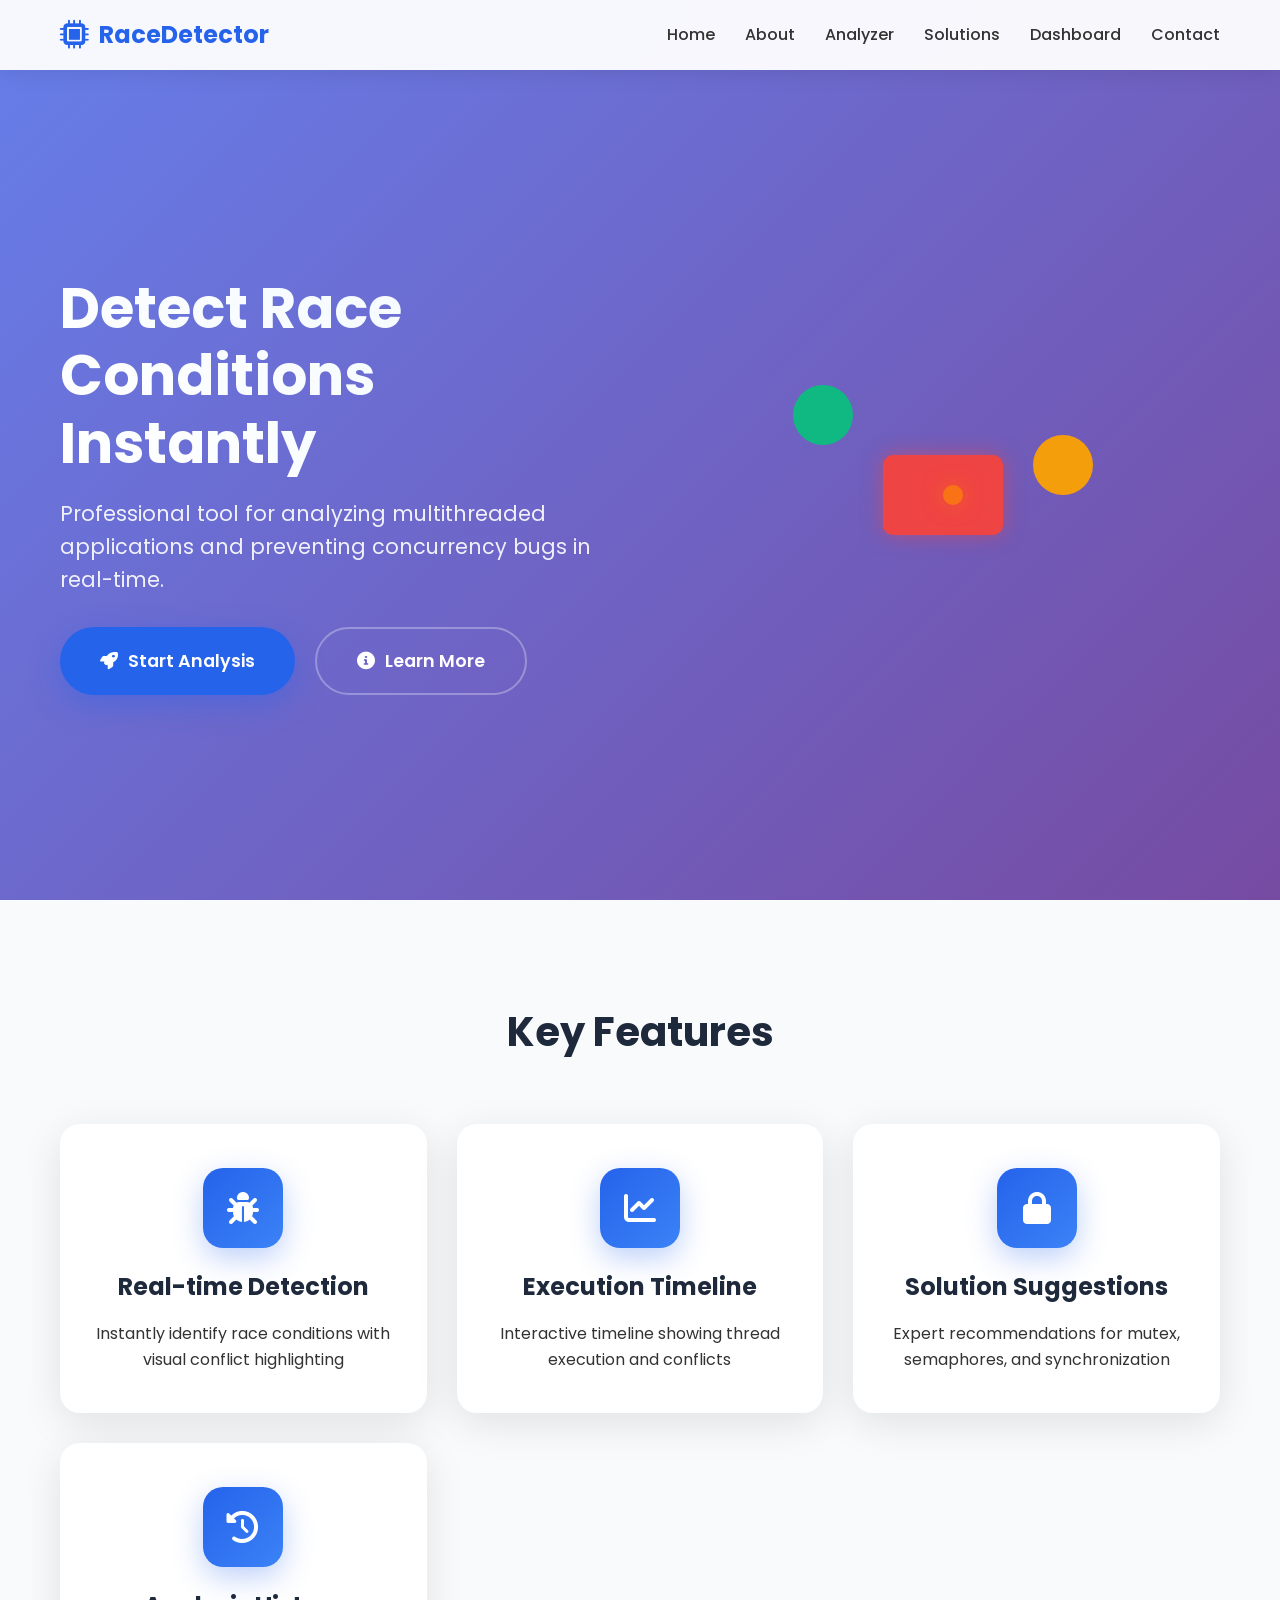
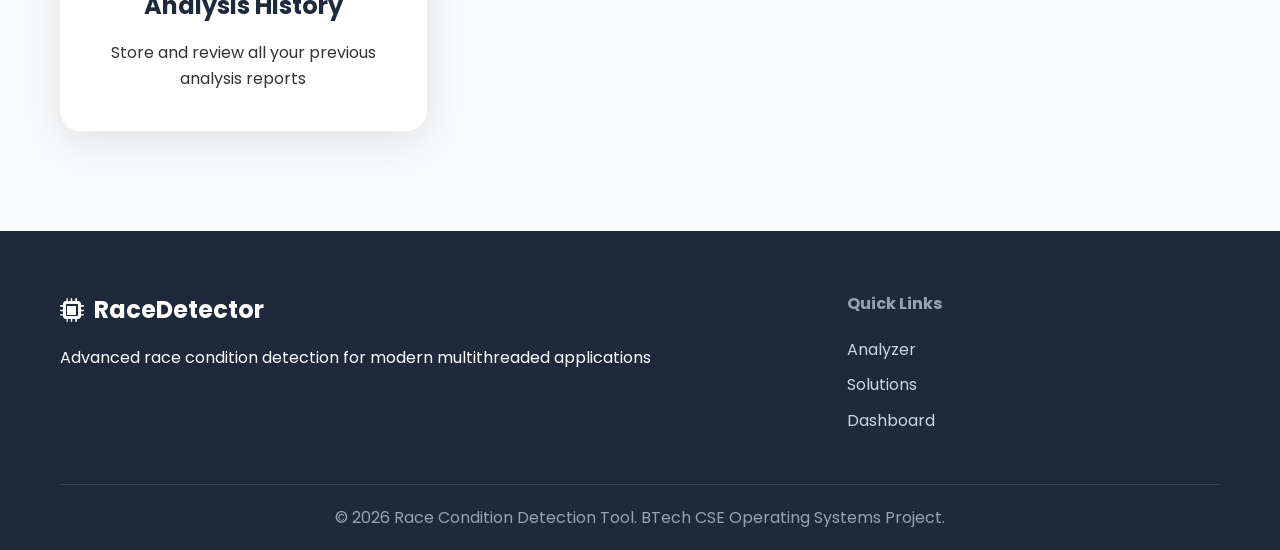
<file: frontend/index.html>
<!DOCTYPE html>
<html lang="en">
<head>
    <meta charset="UTF-8">
    <meta name="viewport" content="width=device-width, initial-scale=1.0">
    <title>Race Condition Detection Tool | Home</title>
    <link rel="stylesheet" href="css/style.css">
    <link href="https://cdnjs.cloudflare.com/ajax/libs/font-awesome/6.0.0/css/all.min.css" rel="stylesheet">
    <link href="https://fonts.googleapis.com/css2?family=Poppins:wght@300;400;500;600;700&display=swap" rel="stylesheet">
</head>
<body>
    <!-- Navbar -->
    <nav class="navbar">
        <div class="nav-container">
            <div class="nav-logo">
                <i class="fas fa-microchip"></i>
                <span>RaceDetector</span>
            </div>
            <ul class="nav-menu">
                <li class="nav-item">
                    <a href="index.html" class="nav-link active">Home</a>
                </li>
                <li class="nav-item">
                    <a href="about.html" class="nav-link">About</a>
                </li>
                <li class="nav-item">
                    <a href="analyzer.html" class="nav-link">Analyzer</a>
                </li>
                <li class="nav-item">
                    <a href="solutions.html" class="nav-link">Solutions</a>
                </li>
                <li class="nav-item">
                    <a href="dashboard.html" class="nav-link">Dashboard</a>
                </li>
                <li class="nav-item">
                    <a href="contact.html" class="nav-link">Contact</a>
                </li>
            </ul>
            <div class="hamburger">
                <span></span>
                <span></span>
                <span></span>
            </div>
        </div>
    </nav>

    <!-- Hero Section -->
    <section class="hero">
        <div class="hero-container">
            <div class="hero-content">
                <h1 class="hero-title">Detect Race Conditions Instantly</h1>
                <p class="hero-subtitle">
                    Professional tool for analyzing multithreaded applications and preventing 
                    concurrency bugs in real-time.
                </p>
                <div class="hero-buttons">
                    <a href="analyzer.html" class="btn btn-primary btn-large">
                        <i class="fas fa-rocket"></i> Start Analysis
                    </a>
                    <a href="about.html" class="btn btn-outline btn-large">
                        <i class="fas fa-info-circle"></i> Learn More
                    </a>
                </div>
            </div>
            <div class="hero-image">
                <div class="demo-animation">
                    <div class="thread thread-1"></div>
                    <div class="thread thread-2"></div>
                    <div class="resource"></div>
                    <div class="conflict-indicator"></div>
                </div>
            </div>
        </div>
    </section>

    <!-- Features Section -->
    <section class="features">
        <div class="container">
            <h2 class="section-title">Key Features</h2>
            <div class="features-grid">
                <div class="feature-card">
                    <div class="feature-icon">
                        <i class="fas fa-bug"></i>
                    </div>
                    <h3>Real-time Detection</h3>
                    <p>Instantly identify race conditions with visual conflict highlighting</p>
                </div>
                <div class="feature-card">
                    <div class="feature-icon">
                        <i class="fas fa-chart-line"></i>
                    </div>
                    <h3>Execution Timeline</h3>
                    <p>Interactive timeline showing thread execution and conflicts</p>
                </div>
                <div class="feature-card">
                    <div class="feature-icon">
                        <i class="fas fa-lock"></i>
                    </div>
                    <h3>Solution Suggestions</h3>
                    <p>Expert recommendations for mutex, semaphores, and synchronization</p>
                </div>
                <div class="feature-card">
                    <div class="feature-icon">
                        <i class="fas fa-history"></i>
                    </div>
                    <h3>Analysis History</h3>
                    <p>Store and review all your previous analysis reports</p>
                </div>
            </div>
        </div>
    </section>

    <!-- Footer -->
    <footer class="footer">
        <div class="container">
            <div class="footer-content">
                <div class="footer-section">
                    <div class="footer-logo">
                        <i class="fas fa-microchip"></i>
                        RaceDetector
                    </div>
                    <p>Advanced race condition detection for modern multithreaded applications</p>
                </div>
                <div class="footer-section">
                    <h4>Quick Links</h4>
                    <ul>
                        <li><a href="analyzer.html">Analyzer</a></li>
                        <li><a href="solutions.html">Solutions</a></li>
                        <li><a href="dashboard.html">Dashboard</a></li>
                    </ul>
                </div>
            </div>
            <div class="footer-bottom">
                <p>&copy; 2026 Race Condition Detection Tool. BTech CSE Operating Systems Project.</p>
            </div>
        </div>
    </footer>

    <script src="js/script.js"></script>
</body>
</html>
</file>
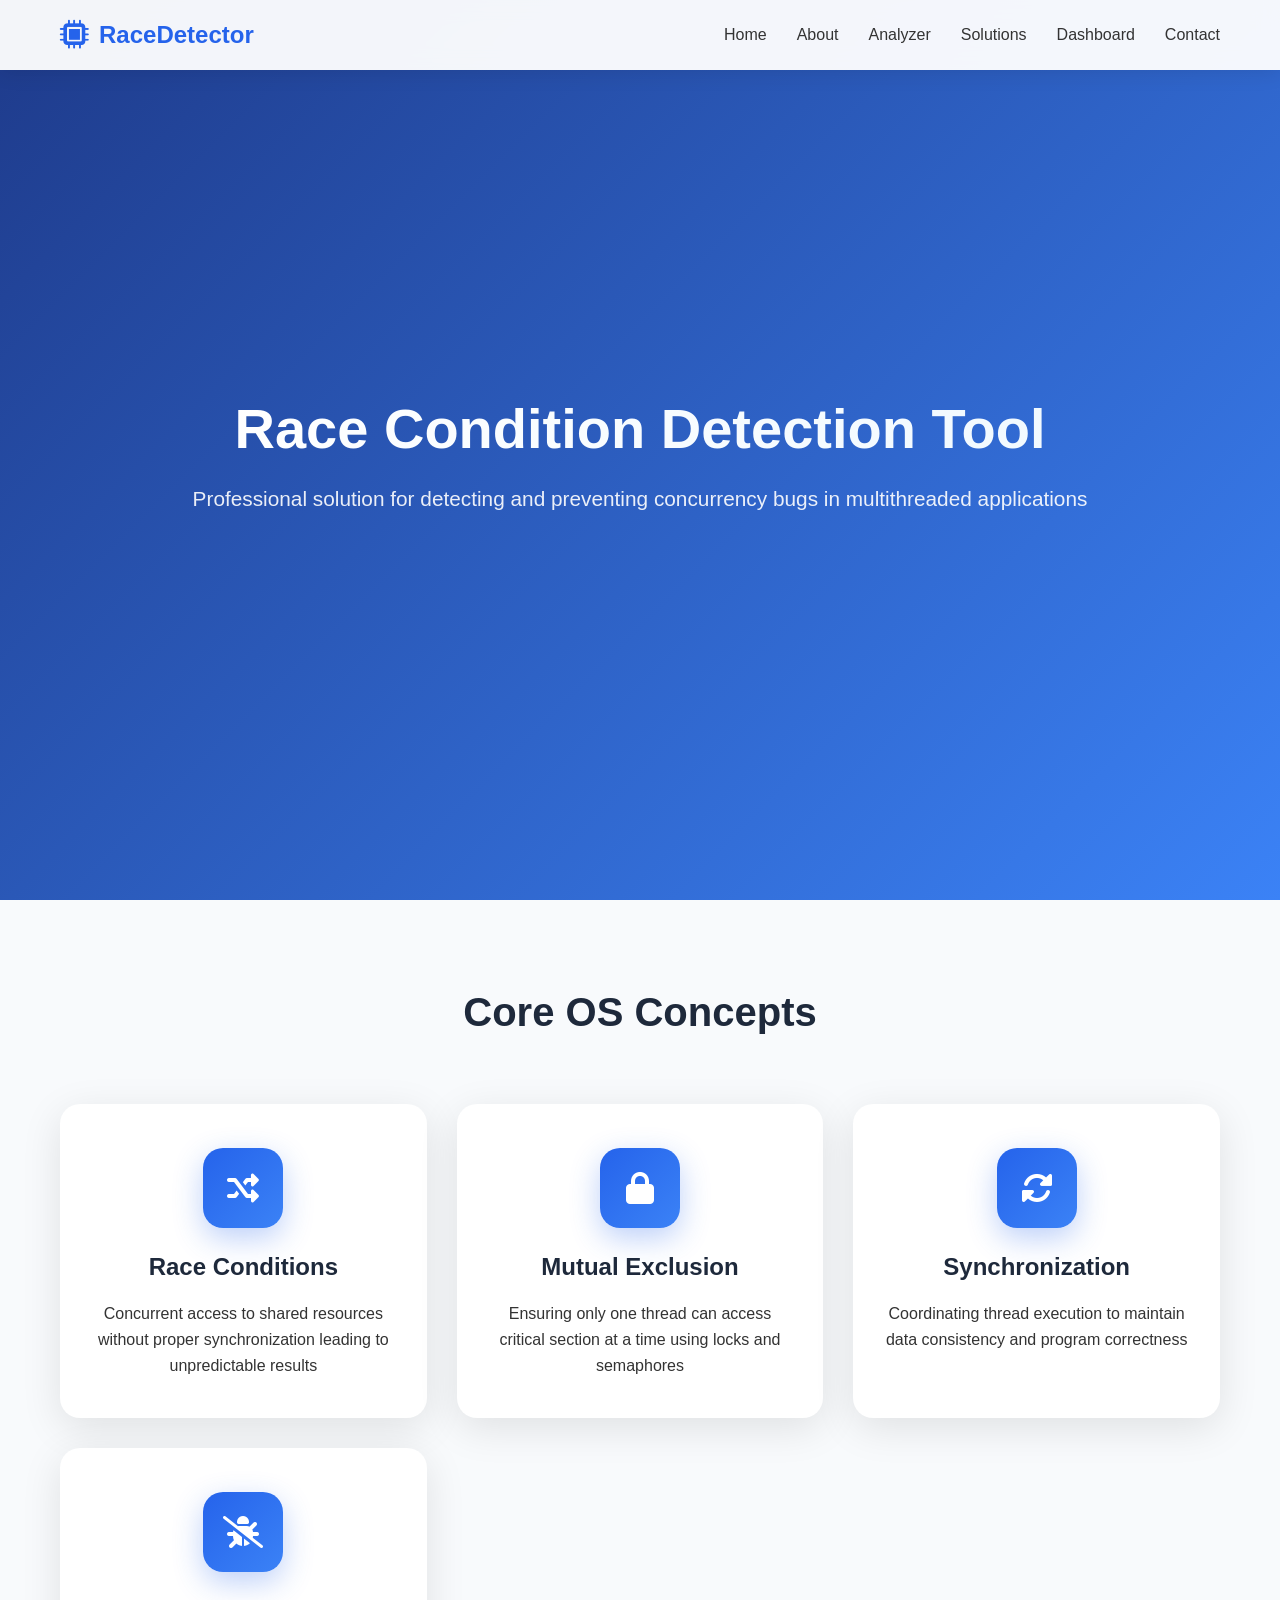
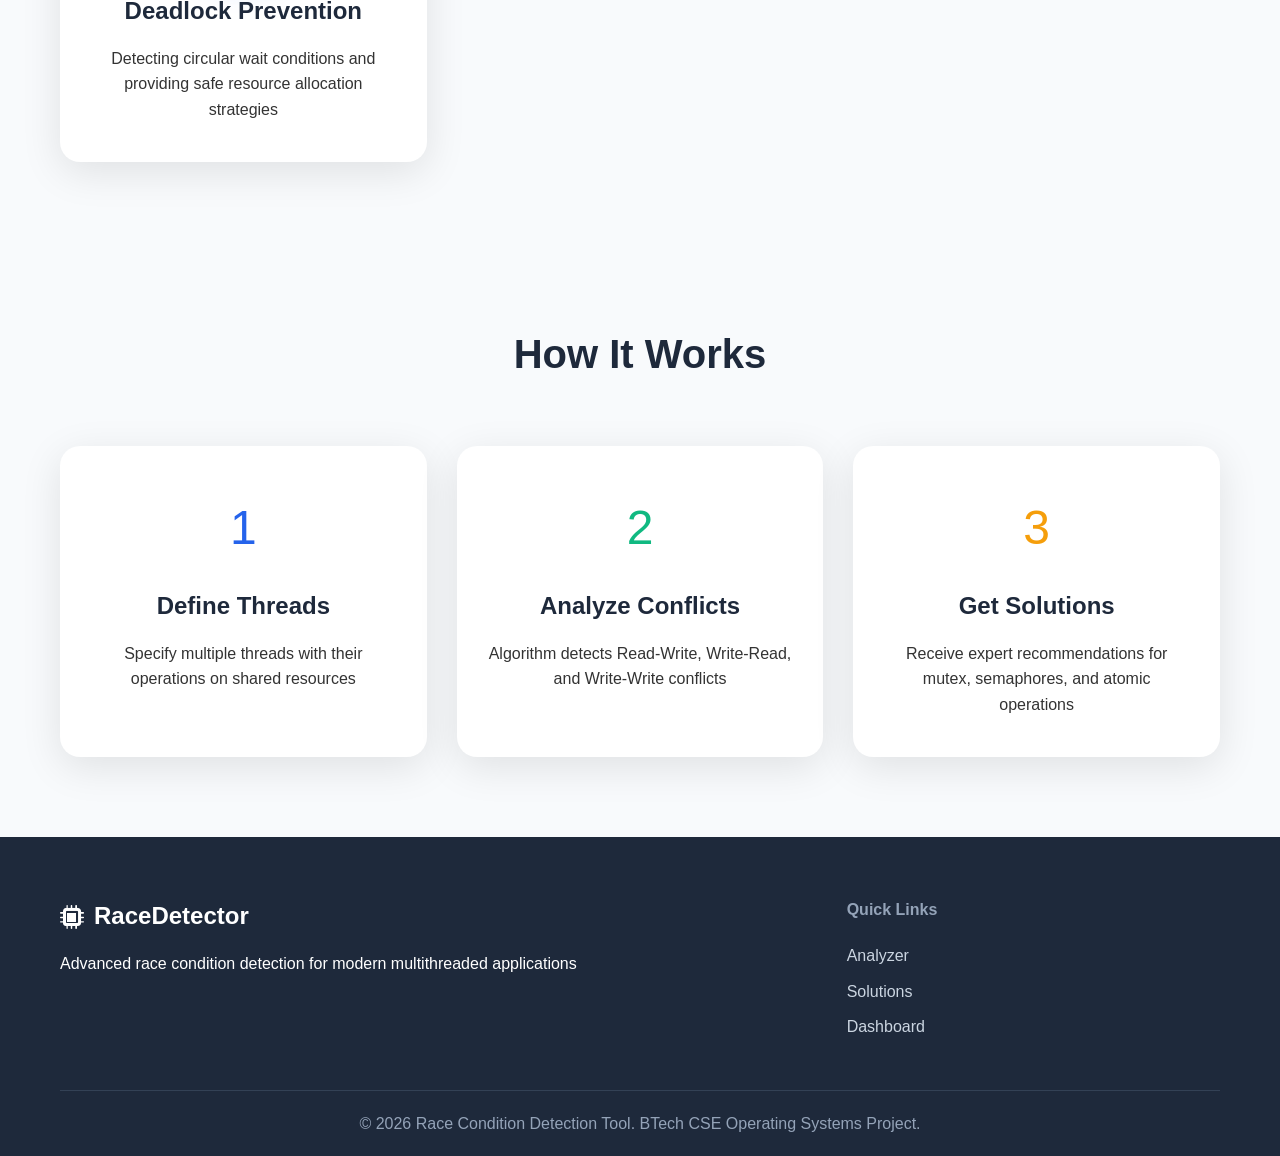
<file: frontend/about.html>
<!DOCTYPE html>
<html lang="en">
<head>
    <meta charset="UTF-8">
    <meta name="viewport" content="width=device-width, initial-scale=1.0">
    <title>About | RaceDetector</title>
    <link rel="stylesheet" href="css/style.css">
    <link href="https://cdnjs.cloudflare.com/ajax/libs/font-awesome/6.0.0/css/all.min.css" rel="stylesheet">
</head>
<body>
    <!-- Navbar -->
    <nav class="navbar">
        <!-- Same navbar as index.html -->
        <div class="nav-container">
            <div class="nav-logo">
                <i class="fas fa-microchip"></i>
                <span>RaceDetector</span>
            </div>
            <ul class="nav-menu">
                <li class="nav-item"><a href="index.html" class="nav-link">Home</a></li>
                <li class="nav-item"><a href="about.html" class="nav-link active">About</a></li>
                <li class="nav-item"><a href="analyzer.html" class="nav-link">Analyzer</a></li>
                <li class="nav-item"><a href="solutions.html" class="nav-link">Solutions</a></li>
                <li class="nav-item"><a href="dashboard.html" class="nav-link">Dashboard</a></li>
                <li class="nav-item"><a href="contact.html" class="nav-link">Contact</a></li>
            </ul>
            <div class="hamburger"><span></span><span></span><span></span></div>
        </div>
    </nav>

    <!-- About Hero -->
    <section class="hero" style="background: linear-gradient(135deg, #1e3a8a, #3b82f6); padding: 120px 0 80px;">
        <div class="container">
            <div class="hero-content text-center">
                <h1 class="hero-title">Race Condition Detection Tool</h1>
                <p class="hero-subtitle">Professional solution for detecting and preventing concurrency bugs in multithreaded applications</p>
            </div>
        </div>
    </section>

    <!-- OS Concepts -->
    <section class="features" style="padding: 80px 0;">
        <div class="container">
            <h2 class="section-title">Core OS Concepts</h2>
            <div class="features-grid">
                <div class="feature-card">
                    <div class="feature-icon"><i class="fas fa-random"></i></div>
                    <h3>Race Conditions</h3>
                    <p>Concurrent access to shared resources without proper synchronization leading to unpredictable results</p>
                </div>
                <div class="feature-card">
                    <div class="feature-icon"><i class="fas fa-lock"></i></div>
                    <h3>Mutual Exclusion</h3>
                    <p>Ensuring only one thread can access critical section at a time using locks and semaphores</p>
                </div>
                <div class="feature-card">
                    <div class="feature-icon"><i class="fas fa-sync-alt"></i></div>
                    <h3>Synchronization</h3>
                    <p>Coordinating thread execution to maintain data consistency and program correctness</p>
                </div>
                <div class="feature-card">
                    <div class="feature-icon"><i class="fas fa-bug-slash"></i></div>
                    <h3>Deadlock Prevention</h3>
                    <p>Detecting circular wait conditions and providing safe resource allocation strategies</p>
                </div>
            </div>
        </div>
    </section>

    <!-- How It Works -->
    <section style="padding: 80px 0; background: #f8fafc;">
        <div class="container">
            <h2 class="section-title">How It Works</h2>
            <div style="display: grid; grid-template-columns: repeat(auto-fit, minmax(300px, 1fr)); gap: 30px;">
                <div class="feature-card">
                    <div style="font-size: 3rem; color: #2563eb; margin-bottom: 20px;">1</div>
                    <h3>Define Threads</h3>
                    <p>Specify multiple threads with their operations on shared resources</p>
                </div>
                <div class="feature-card">
                    <div style="font-size: 3rem; color: #10b981; margin-bottom: 20px;">2</div>
                    <h3>Analyze Conflicts</h3>
                    <p>Algorithm detects Read-Write, Write-Read, and Write-Write conflicts</p>
                </div>
                <div class="feature-card">
                    <div style="font-size: 3rem; color: #f59e0b; margin-bottom: 20px;">3</div>
                    <h3>Get Solutions</h3>
                    <p>Receive expert recommendations for mutex, semaphores, and atomic operations</p>
                </div>
            </div>
        </div>
    </section>

    <!-- Footer -->
    <footer class="footer">
        <!-- Same footer as index.html -->
        <div class="container">
            <div class="footer-content">
                <div class="footer-section">
                    <div class="footer-logo"><i class="fas fa-microchip"></i> RaceDetector</div>
                    <p>Advanced race condition detection for modern multithreaded applications</p>
                </div>
                <div class="footer-section">
                    <h4>Quick Links</h4>
                    <ul>
                        <li><a href="analyzer.html">Analyzer</a></li>
                        <li><a href="solutions.html">Solutions</a></li>
                        <li><a href="dashboard.html">Dashboard</a></li>
                    </ul>
                </div>
            </div>
            <div class="footer-bottom">
                <p>&copy; 2026 Race Condition Detection Tool. BTech CSE Operating Systems Project.</p>
            </div>
        </div>
    </footer>

    <script src="js/script.js"></script>
</body>
</html>
</file>
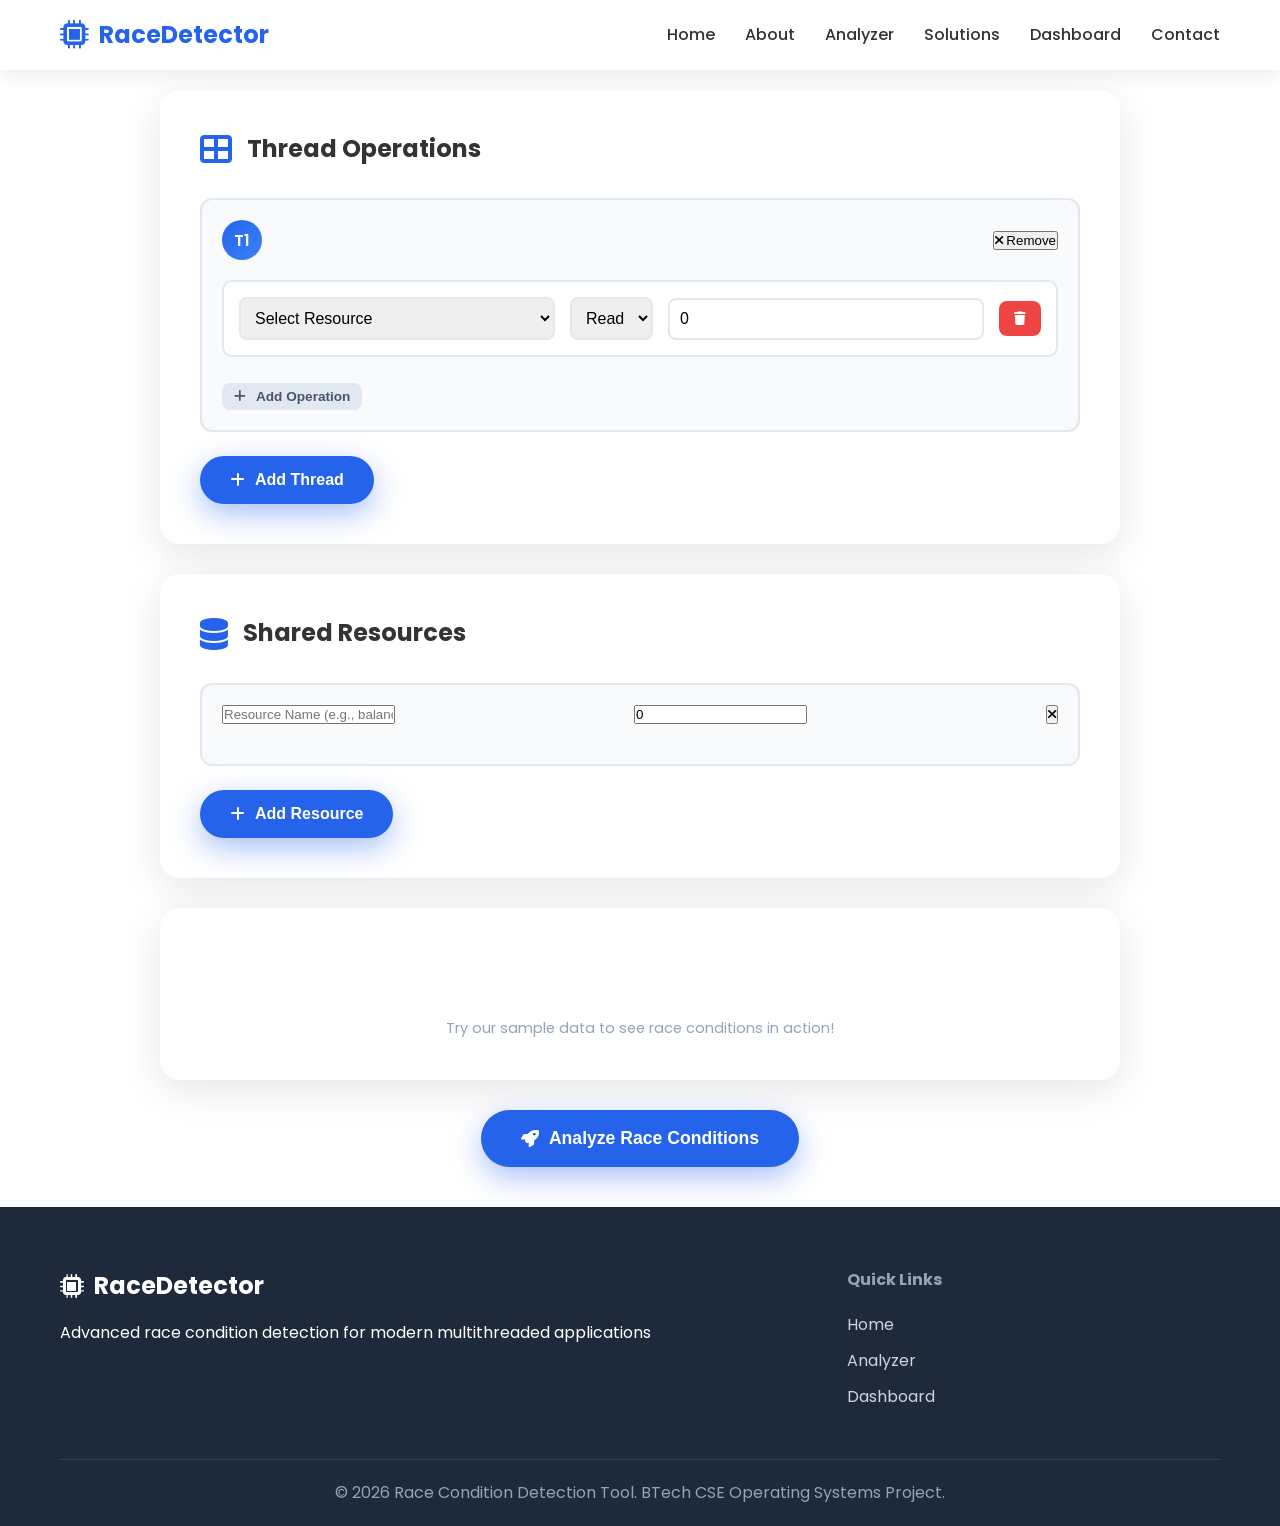
<file: frontend/analyzer.html>
<!DOCTYPE html>
<html lang="en">
<head>
    <meta charset="UTF-8">
    <meta name="viewport" content="width=device-width, initial-scale=1.0">
    <title>Race Condition Analyzer | RaceDetector</title>
    <link rel="stylesheet" href="css/style.css">
    <link href="https://cdnjs.cloudflare.com/ajax/libs/font-awesome/6.0.0/css/all.min.css" rel="stylesheet">
    <link href="https://fonts.googleapis.com/css2?family=Poppins:wght@300;400;500;600;700&display=swap" rel="stylesheet">
</head>
<body>
    <!-- Navbar (same as index.html) -->
    <nav class="navbar">
        <div class="nav-container">
            <div class="nav-logo">
                <i class="fas fa-microchip"></i>
                <span>RaceDetector</span>
            </div>
            <ul class="nav-menu">
                <li class="nav-item"><a href="index.html" class="nav-link">Home</a></li>
                <li class="nav-item"><a href="about.html" class="nav-link">About</a></li>
                <li class="nav-item"><a href="analyzer.html" class="nav-link active">Analyzer</a></li>
                <li class="nav-item"><a href="solutions.html" class="nav-link">Solutions</a></li>
                <li class="nav-item"><a href="dashboard.html" class="nav-link">Dashboard</a></li>
                <li class="nav-item"><a href="contact.html" class="nav-link">Contact</a></li>
            </ul>
            <div class="hamburger"><span></span><span></span><span></span></div>
        </div>
    </nav>

    <div class="analyzer-container" style="padding-top: 90px;">
        <!-- Threads Section -->
        <div class="analyzer-section">
            <div class="section-header">
                <i class="fas fa-th-large"></i>
                <h2>Thread Operations</h2>
            </div>
            <div id="threads-container" class="threads-container">
                <!-- Dynamic threads will be added here -->
            </div>
            <button onclick="addThread()" class="btn btn-primary mt-4">
                <i class="fas fa-plus"></i> Add Thread
            </button>
        </div>

        <!-- Resources Section -->
        <div class="analyzer-section">
            <div class="section-header">
                <i class="fas fa-database"></i>
                <h2>Shared Resources</h2>
            </div>
            <div id="resources-container" class="threads-container">
                <!-- Dynamic resources will be added here -->
            </div>
            <button onclick="addResource()" class="btn btn-primary mt-4">
                <i class="fas fa-plus"></i> Add Resource
            </button>
        </div>

        <!-- Sample Data Button -->
        <div class="analyzer-section text-center">
            <button id="load-sample-btn" class="btn btn-outline btn-large">
                <i class="fas fa-play"></i> Load Unsafe Sample
            </button>
            <p class="mt-2 text-muted">Try our sample data to see race conditions in action!</p>
        </div>

        <!-- Analyze Button -->
        <div class="text-center">
            <button id="analyze-btn" class="btn btn-primary btn-large">
                <i class="fas fa-rocket"></i> Analyze Race Conditions
            </button>
        </div>

        <!-- Visualization -->
        <div id="visualization-section" class="analyzer-section" style="display: none;">
            <div class="section-header">
                <i class="fas fa-chart-line"></i>
                <h2>Execution Timeline</h2>
            </div>
            <canvas id="timeline-canvas" width="800" height="200" style="width:100%; border-radius: 12px; display: block;"></canvas>
        </div>

        <!-- Results -->
        <div id="analysis-result"></div>
    </div>

    <!-- Footer (same as index.html) -->
    <footer class="footer">
        <div class="container">
            <div class="footer-content">
                <div class="footer-section">
                    <div class="footer-logo"><i class="fas fa-microchip"></i> RaceDetector</div>
                    <p>Advanced race condition detection for modern multithreaded applications</p>
                </div>
                <div class="footer-section">
                    <h4>Quick Links</h4>
                    <ul>
                        <li><a href="index.html">Home</a></li>
                        <li><a href="analyzer.html">Analyzer</a></li>
                        <li><a href="dashboard.html">Dashboard</a></li>
                    </ul>
                </div>
            </div>
            <div class="footer-bottom">
                <p>&copy; 2026 Race Condition Detection Tool. BTech CSE Operating Systems Project.</p>
            </div>
        </div>
    </footer>

    <script src="js/script.js"></script>
    <script>
        // Initialize analyzer on page load
        document.addEventListener('DOMContentLoaded', function() {
            // Add initial thread and resource
            addThread();
            addResource();
        });
    </script>
</body>
</html>
</file>
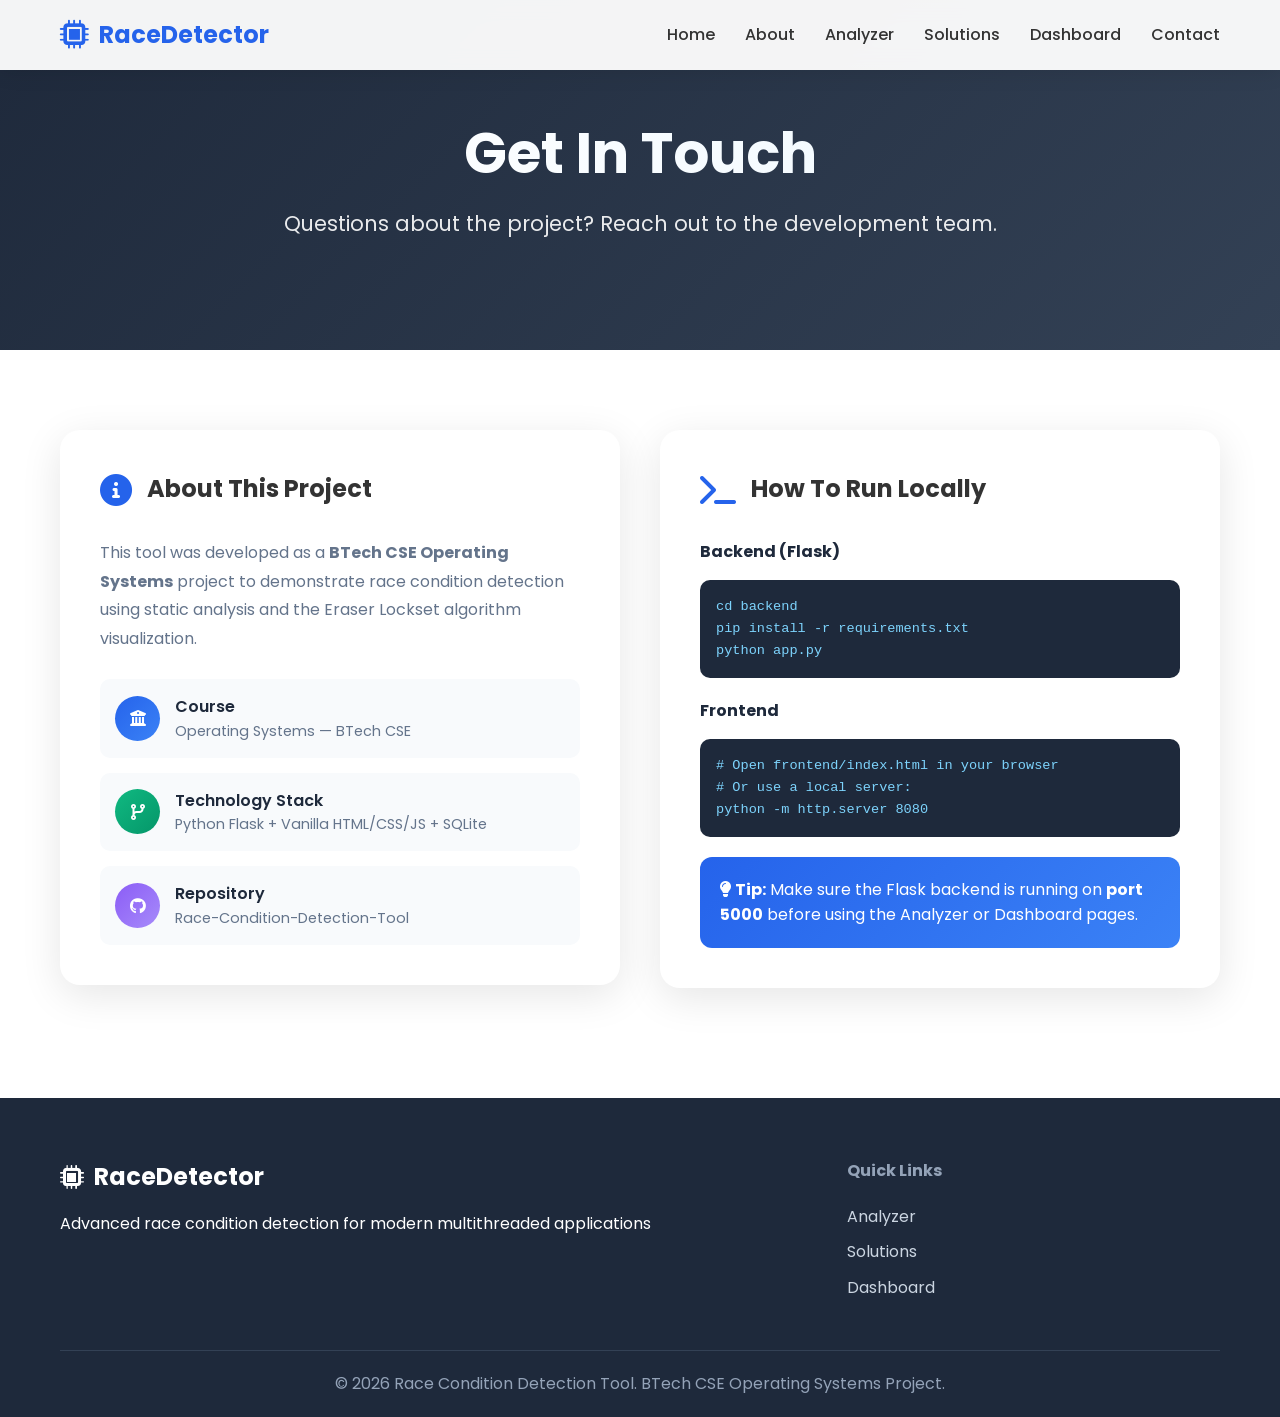
<file: frontend/contact.html>
<!DOCTYPE html>
<html lang="en">
<head>
    <meta charset="UTF-8">
    <meta name="viewport" content="width=device-width, initial-scale=1.0">
    <title>Contact | RaceDetector</title>
    <meta name="description" content="Contact the RaceDetector team — a BTech CSE Operating Systems project.">
    <link rel="stylesheet" href="css/style.css">
    <link href="https://cdnjs.cloudflare.com/ajax/libs/font-awesome/6.0.0/css/all.min.css" rel="stylesheet">
    <link href="https://fonts.googleapis.com/css2?family=Poppins:wght@300;400;500;600;700&display=swap" rel="stylesheet">
</head>
<body>
    <!-- Navbar -->
    <nav class="navbar">
        <div class="nav-container">
            <div class="nav-logo">
                <i class="fas fa-microchip"></i>
                <span>RaceDetector</span>
            </div>
            <ul class="nav-menu">
                <li class="nav-item"><a href="index.html" class="nav-link">Home</a></li>
                <li class="nav-item"><a href="about.html" class="nav-link">About</a></li>
                <li class="nav-item"><a href="analyzer.html" class="nav-link">Analyzer</a></li>
                <li class="nav-item"><a href="solutions.html" class="nav-link">Solutions</a></li>
                <li class="nav-item"><a href="dashboard.html" class="nav-link">Dashboard</a></li>
                <li class="nav-item"><a href="contact.html" class="nav-link active">Contact</a></li>
            </ul>
            <div class="hamburger"><span></span><span></span><span></span></div>
        </div>
    </nav>

    <!-- Hero -->
    <section class="hero" style="background: linear-gradient(135deg, #1e293b, #334155); padding: 120px 0 80px; min-height: auto;">
        <div class="container">
            <div class="hero-content" style="text-align: center;">
                <h1 class="hero-title">Get In Touch</h1>
                <p class="hero-subtitle">Questions about the project? Reach out to the development team.</p>
            </div>
        </div>
    </section>

    <div class="container" style="padding: 80px 20px;">
        <div style="display: grid; grid-template-columns: 1fr 1fr; gap: 40px; align-items: start;">

            <!-- Project Info -->
            <div class="analyzer-section">
                <div class="section-header">
                    <i class="fas fa-info-circle"></i>
                    <h2>About This Project</h2>
                </div>
                <p style="color: #64748b; margin-bottom: 25px; line-height: 1.8;">
                    This tool was developed as a <strong>BTech CSE Operating Systems</strong> project to demonstrate
                    race condition detection using static analysis and the Eraser Lockset algorithm visualization.
                </p>

                <div style="display: flex; flex-direction: column; gap: 15px;">
                    <div style="display: flex; align-items: center; gap: 15px; padding: 15px; background: #f8fafc; border-radius: 10px;">
                        <div style="width: 45px; height: 45px; background: linear-gradient(135deg, #2563eb, #3b82f6); border-radius: 50%; display: flex; align-items: center; justify-content: center; color: white; flex-shrink: 0;">
                            <i class="fas fa-university"></i>
                        </div>
                        <div>
                            <div style="font-weight: 600; color: #1e293b;">Course</div>
                            <div style="color: #64748b; font-size: 0.9rem;">Operating Systems — BTech CSE</div>
                        </div>
                    </div>
                    <div style="display: flex; align-items: center; gap: 15px; padding: 15px; background: #f8fafc; border-radius: 10px;">
                        <div style="width: 45px; height: 45px; background: linear-gradient(135deg, #10b981, #059669); border-radius: 50%; display: flex; align-items: center; justify-content: center; color: white; flex-shrink: 0;">
                            <i class="fas fa-code-branch"></i>
                        </div>
                        <div>
                            <div style="font-weight: 600; color: #1e293b;">Technology Stack</div>
                            <div style="color: #64748b; font-size: 0.9rem;">Python Flask + Vanilla HTML/CSS/JS + SQLite</div>
                        </div>
                    </div>
                    <div style="display: flex; align-items: center; gap: 15px; padding: 15px; background: #f8fafc; border-radius: 10px;">
                        <div style="width: 45px; height: 45px; background: linear-gradient(135deg, #8b5cf6, #a78bfa); border-radius: 50%; display: flex; align-items: center; justify-content: center; color: white; flex-shrink: 0;">
                            <i class="fab fa-github"></i>
                        </div>
                        <div>
                            <div style="font-weight: 600; color: #1e293b;">Repository</div>
                            <div style="color: #64748b; font-size: 0.9rem;">Race-Condition-Detection-Tool</div>
                        </div>
                    </div>
                </div>
            </div>

            <!-- Quick Links / How to Run -->
            <div class="analyzer-section">
                <div class="section-header">
                    <i class="fas fa-terminal"></i>
                    <h2>How To Run Locally</h2>
                </div>
                <div style="margin-bottom: 20px;">
                    <h4 style="color: #1e293b; margin-bottom: 10px;">Backend (Flask)</h4>
                    <div class="code-snippet">
                        <pre><code>cd backend
pip install -r requirements.txt
python app.py</code></pre>
                    </div>
                </div>
                <div style="margin-bottom: 20px;">
                    <h4 style="color: #1e293b; margin-bottom: 10px;">Frontend</h4>
                    <div class="code-snippet">
                        <pre><code># Open frontend/index.html in your browser
# Or use a local server:
python -m http.server 8080</code></pre>
                    </div>
                </div>
                <div style="background: linear-gradient(135deg, #2563eb, #3b82f6); color: white; padding: 20px; border-radius: 12px; margin-top: 10px;">
                    <strong><i class="fas fa-lightbulb"></i> Tip:</strong> Make sure the Flask backend is running on
                    <strong>port 5000</strong> before using the Analyzer or Dashboard pages.
                </div>
            </div>
        </div>
    </div>

    <footer class="footer">
        <div class="container">
            <div class="footer-content">
                <div class="footer-section">
                    <div class="footer-logo"><i class="fas fa-microchip"></i> RaceDetector</div>
                    <p>Advanced race condition detection for modern multithreaded applications</p>
                </div>
                <div class="footer-section">
                    <h4>Quick Links</h4>
                    <ul>
                        <li><a href="analyzer.html">Analyzer</a></li>
                        <li><a href="solutions.html">Solutions</a></li>
                        <li><a href="dashboard.html">Dashboard</a></li>
                    </ul>
                </div>
            </div>
            <div class="footer-bottom">
                <p>&copy; 2026 Race Condition Detection Tool. BTech CSE Operating Systems Project.</p>
            </div>
        </div>
    </footer>

    <script src="js/script.js"></script>
</body>
</html>
</file>
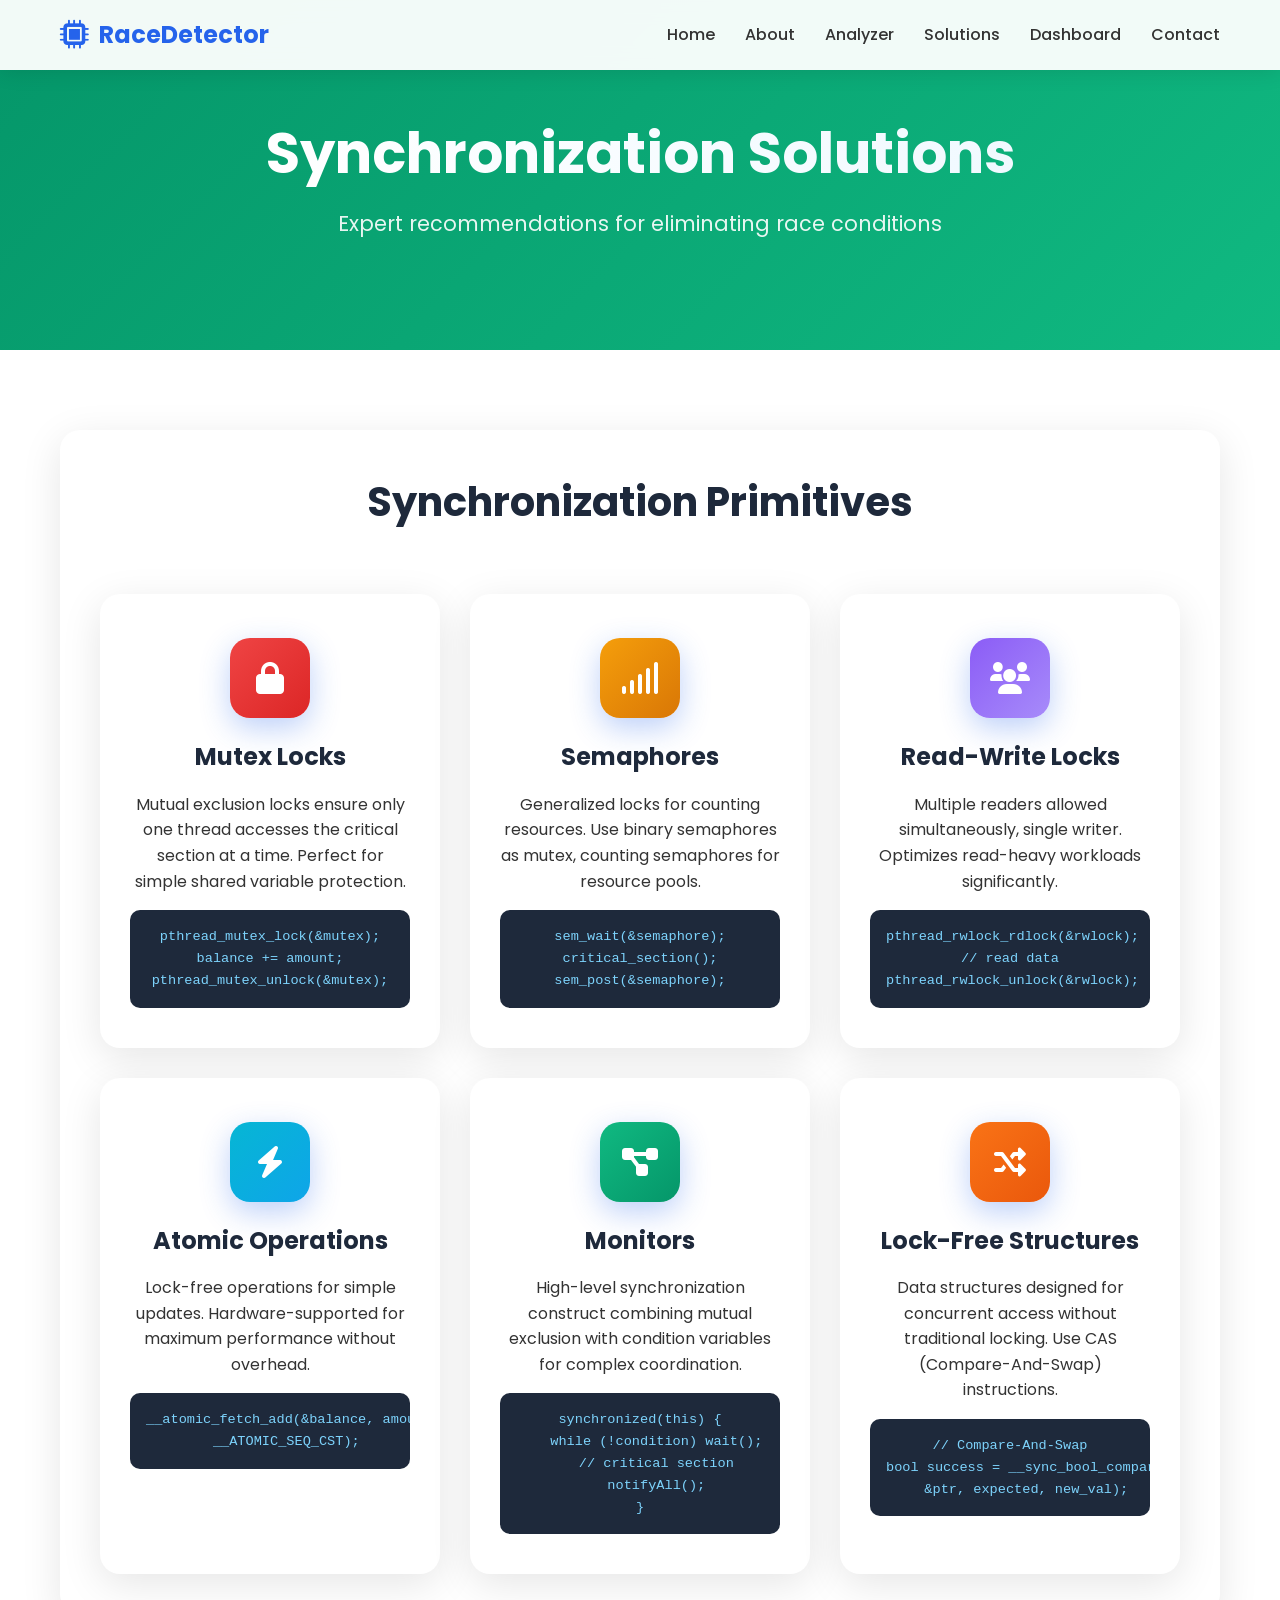
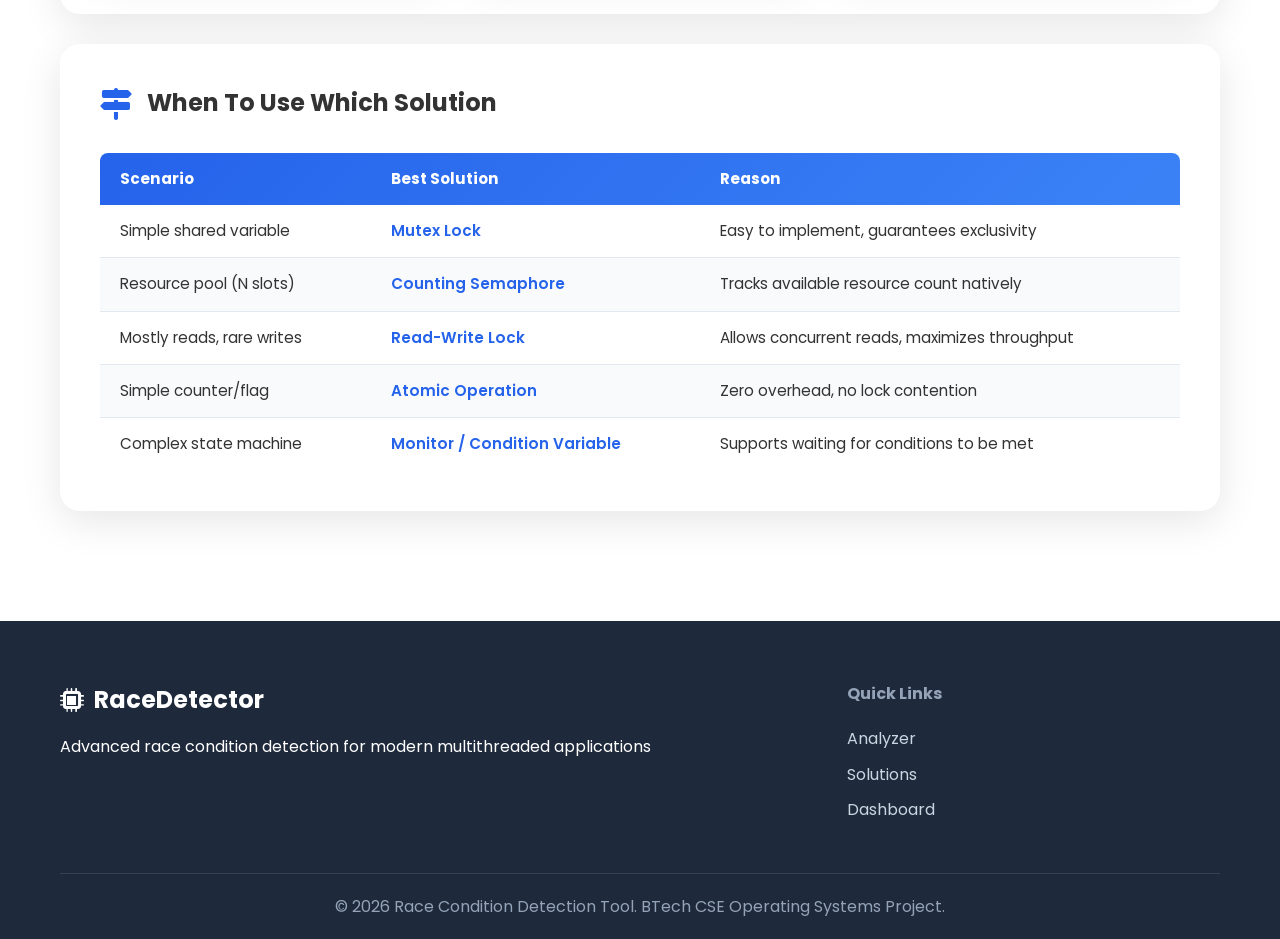
<file: frontend/solutions.html>
<!DOCTYPE html>
<html lang="en">
<head>
    <meta charset="UTF-8">
    <meta name="viewport" content="width=device-width, initial-scale=1.0">
    <title>Synchronization Solutions | RaceDetector</title>
    <link rel="stylesheet" href="css/style.css">
    <link href="https://cdnjs.cloudflare.com/ajax/libs/font-awesome/6.0.0/css/all.min.css" rel="stylesheet">
    <link href="https://fonts.googleapis.com/css2?family=Poppins:wght@300;400;500;600;700&display=swap" rel="stylesheet">
</head>
<body>
    <!-- Navbar -->
    <nav class="navbar">
        <div class="nav-container">
            <div class="nav-logo">
                <i class="fas fa-microchip"></i>
                <span>RaceDetector</span>
            </div>
            <ul class="nav-menu">
                <li class="nav-item"><a href="index.html" class="nav-link">Home</a></li>
                <li class="nav-item"><a href="about.html" class="nav-link">About</a></li>
                <li class="nav-item"><a href="analyzer.html" class="nav-link">Analyzer</a></li>
                <li class="nav-item"><a href="solutions.html" class="nav-link active">Solutions</a></li>
                <li class="nav-item"><a href="dashboard.html" class="nav-link">Dashboard</a></li>
                <li class="nav-item"><a href="contact.html" class="nav-link">Contact</a></li>
            </ul>
            <div class="hamburger"><span></span><span></span><span></span></div>
        </div>
    </nav>

    <section class="hero" style="background: linear-gradient(135deg, #059669, #10b981); padding: 120px 0 80px; min-height: auto;">
        <div class="container">
            <div class="hero-content" style="text-align: center;">
                <h1 class="hero-title">Synchronization Solutions</h1>
                <p class="hero-subtitle">Expert recommendations for eliminating race conditions</p>
            </div>
        </div>
    </section>

    <div class="container" style="padding: 80px 20px;">
        <div class="analyzer-section">
            <h2 class="section-title">Synchronization Primitives</h2>

            <div class="features-grid">
                <div class="feature-card">
                    <div class="feature-icon" style="background: linear-gradient(135deg, #ef4444, #dc2626);">
                        <i class="fas fa-lock"></i>
                    </div>
                    <h3>Mutex Locks</h3>
                    <p>Mutual exclusion locks ensure only one thread accesses the critical section at a time. Perfect for simple shared variable protection.</p>
                    <div class="code-snippet">
                        <pre><code>pthread_mutex_lock(&mutex);
balance += amount;
pthread_mutex_unlock(&mutex);</code></pre>
                    </div>
                </div>

                <div class="feature-card">
                    <div class="feature-icon" style="background: linear-gradient(135deg, #f59e0b, #d97706);">
                        <i class="fas fa-signal"></i>
                    </div>
                    <h3>Semaphores</h3>
                    <p>Generalized locks for counting resources. Use binary semaphores as mutex, counting semaphores for resource pools.</p>
                    <div class="code-snippet">
                        <pre><code>sem_wait(&semaphore);
critical_section();
sem_post(&semaphore);</code></pre>
                    </div>
                </div>

                <div class="feature-card">
                    <div class="feature-icon" style="background: linear-gradient(135deg, #8b5cf6, #a78bfa);">
                        <i class="fas fa-users"></i>
                    </div>
                    <h3>Read-Write Locks</h3>
                    <p>Multiple readers allowed simultaneously, single writer. Optimizes read-heavy workloads significantly.</p>
                    <div class="code-snippet">
                        <pre><code>pthread_rwlock_rdlock(&rwlock);
// read data
pthread_rwlock_unlock(&rwlock);</code></pre>
                    </div>
                </div>

                <div class="feature-card">
                    <div class="feature-icon" style="background: linear-gradient(135deg, #06b6d4, #0ea5e9);">
                        <i class="fas fa-bolt"></i>
                    </div>
                    <h3>Atomic Operations</h3>
                    <p>Lock-free operations for simple updates. Hardware-supported for maximum performance without overhead.</p>
                    <div class="code-snippet">
                        <pre><code>__atomic_fetch_add(&balance, amount,
    __ATOMIC_SEQ_CST);</code></pre>
                    </div>
                </div>

                <div class="feature-card">
                    <div class="feature-icon" style="background: linear-gradient(135deg, #10b981, #059669);">
                        <i class="fas fa-project-diagram"></i>
                    </div>
                    <h3>Monitors</h3>
                    <p>High-level synchronization construct combining mutual exclusion with condition variables for complex coordination.</p>
                    <div class="code-snippet">
                        <pre><code>synchronized(this) {
    while (!condition) wait();
    // critical section
    notifyAll();
}</code></pre>
                    </div>
                </div>

                <div class="feature-card">
                    <div class="feature-icon" style="background: linear-gradient(135deg, #f97316, #ea580c);">
                        <i class="fas fa-random"></i>
                    </div>
                    <h3>Lock-Free Structures</h3>
                    <p>Data structures designed for concurrent access without traditional locking. Use CAS (Compare-And-Swap) instructions.</p>
                    <div class="code-snippet">
                        <pre><code>// Compare-And-Swap
bool success = __sync_bool_compare_and_swap(
    &ptr, expected, new_val);</code></pre>
                    </div>
                </div>
            </div>
        </div>

        <!-- When to Use Guide -->
        <div class="analyzer-section" style="margin-top: 30px;">
            <div class="section-header">
                <i class="fas fa-map-signs"></i>
                <h2>When To Use Which Solution</h2>
            </div>
            <table style="width:100%; border-collapse: collapse; font-size: 0.95rem;">
                <thead>
                    <tr style="background: linear-gradient(135deg, #2563eb, #3b82f6); color: white;">
                        <th style="padding: 14px 20px; text-align:left; border-radius: 8px 0 0 0;">Scenario</th>
                        <th style="padding: 14px 20px; text-align:left;">Best Solution</th>
                        <th style="padding: 14px 20px; text-align:left; border-radius: 0 8px 0 0;">Reason</th>
                    </tr>
                </thead>
                <tbody>
                    <tr style="border-bottom: 1px solid #e2e8f0;">
                        <td style="padding: 14px 20px;">Simple shared variable</td>
                        <td style="padding: 14px 20px; color: #2563eb; font-weight: 600;">Mutex Lock</td>
                        <td style="padding: 14px 20px;">Easy to implement, guarantees exclusivity</td>
                    </tr>
                    <tr style="background: #f8fafc; border-bottom: 1px solid #e2e8f0;">
                        <td style="padding: 14px 20px;">Resource pool (N slots)</td>
                        <td style="padding: 14px 20px; color: #2563eb; font-weight: 600;">Counting Semaphore</td>
                        <td style="padding: 14px 20px;">Tracks available resource count natively</td>
                    </tr>
                    <tr style="border-bottom: 1px solid #e2e8f0;">
                        <td style="padding: 14px 20px;">Mostly reads, rare writes</td>
                        <td style="padding: 14px 20px; color: #2563eb; font-weight: 600;">Read-Write Lock</td>
                        <td style="padding: 14px 20px;">Allows concurrent reads, maximizes throughput</td>
                    </tr>
                    <tr style="background: #f8fafc; border-bottom: 1px solid #e2e8f0;">
                        <td style="padding: 14px 20px;">Simple counter/flag</td>
                        <td style="padding: 14px 20px; color: #2563eb; font-weight: 600;">Atomic Operation</td>
                        <td style="padding: 14px 20px;">Zero overhead, no lock contention</td>
                    </tr>
                    <tr>
                        <td style="padding: 14px 20px;">Complex state machine</td>
                        <td style="padding: 14px 20px; color: #2563eb; font-weight: 600;">Monitor / Condition Variable</td>
                        <td style="padding: 14px 20px;">Supports waiting for conditions to be met</td>
                    </tr>
                </tbody>
            </table>
        </div>
    </div>

    <footer class="footer">
        <div class="container">
            <div class="footer-content">
                <div class="footer-section">
                    <div class="footer-logo"><i class="fas fa-microchip"></i> RaceDetector</div>
                    <p>Advanced race condition detection for modern multithreaded applications</p>
                </div>
                <div class="footer-section">
                    <h4>Quick Links</h4>
                    <ul>
                        <li><a href="analyzer.html">Analyzer</a></li>
                        <li><a href="solutions.html">Solutions</a></li>
                        <li><a href="dashboard.html">Dashboard</a></li>
                    </ul>
                </div>
            </div>
            <div class="footer-bottom">
                <p>&copy; 2026 Race Condition Detection Tool. BTech CSE Operating Systems Project.</p>
            </div>
        </div>
    </footer>

    <script src="js/script.js"></script>
</body>
</html>
</file>
<file: frontend/css/style.css>
* {
    margin: 0;
    padding: 0;
    box-sizing: border-box;
}

body {
    font-family: 'Poppins', sans-serif;
    line-height: 1.6;
    color: #333;
    overflow-x: hidden;
}

.container {
    max-width: 1200px;
    margin: 0 auto;
    padding: 0 20px;
}

/* Navbar */
.navbar {
    background: rgba(255, 255, 255, 0.95);
    backdrop-filter: blur(10px);
    box-shadow: 0 2px 20px rgba(0,0,0,0.1);
    position: fixed;
    top: 0;
    width: 100%;
    z-index: 1000;
    transition: all 0.3s ease;
}

.nav-container {
    max-width: 1200px;
    margin: 0 auto;
    padding: 0 20px;
    display: flex;
    justify-content: space-between;
    align-items: center;
    height: 70px;
}

.nav-logo {
    font-size: 1.5rem;
    font-weight: 700;
    color: #2563eb;
    display: flex;
    align-items: center;
    gap: 10px;
}

.nav-logo i {
    font-size: 1.8rem;
}

.nav-menu {
    display: flex;
    list-style: none;
    gap: 30px;
}

.nav-link {
    text-decoration: none;
    color: #333;
    font-weight: 500;
    transition: all 0.3s ease;
    position: relative;
}

.nav-link:hover,
.nav-link.active {
    color: #2563eb;
}

.nav-link::after {
    content: '';
    position: absolute;
    bottom: -5px;
    left: 0;
    width: 0;
    height: 2px;
    background: #2563eb;
    transition: width 0.3s ease;
}

.nav-link:hover::after,
.nav-link.active::after {
    width: 100%;
}

.hamburger {
    display: none;
    flex-direction: column;
    cursor: pointer;
}

.hamburger span {
    width: 25px;
    height: 3px;
    background: #333;
    margin: 3px 0;
    transition: 0.3s;
}

/* Hero Section */
.hero {
    min-height: 100vh;
    display: flex;
    align-items: center;
    background: linear-gradient(135deg, #667eea 0%, #764ba2 100%);
    color: white;
    padding-top: 70px;
}

.hero-container {
    max-width: 1200px;
    margin: 0 auto;
    padding: 0 20px;
    display: grid;
    grid-template-columns: 1fr 1fr;
    gap: 50px;
    align-items: center;
}

.hero-title {
    font-size: 3.5rem;
    font-weight: 700;
    line-height: 1.2;
    margin-bottom: 20px;
    background: linear-gradient(45deg, #fff, #f0f9ff);
    -webkit-background-clip: text;
    -webkit-text-fill-color: transparent;
    background-clip: text;
}

.hero-subtitle {
    font-size: 1.3rem;
    margin-bottom: 30px;
    opacity: 0.9;
}

.hero-buttons {
    display: flex;
    gap: 20px;
    flex-wrap: wrap;
}

.btn {
    padding: 15px 30px;
    border-radius: 50px;
    text-decoration: none;
    font-weight: 600;
    font-size: 1rem;
    display: inline-flex;
    align-items: center;
    gap: 10px;
    transition: all 0.3s ease;
    border: none;
    cursor: pointer;
}

.btn-primary {
    background: #2563eb;
    color: white;
    box-shadow: 0 10px 30px rgba(37, 99, 235, 0.4);
}

.btn-primary:hover {
    transform: translateY(-3px);
    box-shadow: 0 15px 40px rgba(37, 99, 235, 0.5);
}

.btn-outline {
    background: transparent;
    color: white;
    border: 2px solid rgba(255,255,255,0.3);
}

.btn-outline:hover {
    background: white;
    color: #2563eb;
}

.btn-large {
    padding: 18px 40px;
    font-size: 1.1rem;
}

/* Demo Animation */
.hero-image {
    display: flex;
    justify-content: center;
    align-items: center;
}

.demo-animation {
    position: relative;
    width: 400px;
    height: 300px;
}

.thread {
    position: absolute;
    width: 60px;
    height: 60px;
    border-radius: 50%;
    animation: threadMove 3s infinite;
}

.thread-1 {
    background: #10b981;
    top: 50px;
    left: 50px;
    animation-delay: 0s;
}

.thread-2 {
    background: #f59e0b;
    top: 100px;
    right: 50px;
    animation-delay: 1s;
}

.resource {
    position: absolute;
    width: 120px;
    height: 80px;
    background: #ef4444;
    border-radius: 10px;
    top: 120px;
    left: 140px;
    box-shadow: 0 0 20px rgba(239, 68, 68, 0.5);
}

.conflict-indicator {
    position: absolute;
    width: 20px;
    height: 20px;
    background: #f97316;
    border-radius: 50%;
    top: 150px;
    left: 200px;
    animation: pulse 2s infinite;
    box-shadow: 0 0 20px rgba(249, 115, 22, 0.6);
}

@keyframes threadMove {
    0%, 100% { transform: translateY(0); }
    50% { transform: translateY(-20px); }
}

@keyframes pulse {
    0% { transform: scale(1); opacity: 1; }
    100% { transform: scale(2); opacity: 0; }
}

/* Features Section */
.features {
    padding: 100px 0;
    background: #f8fafc;
}

.section-title {
    text-align: center;
    font-size: 2.5rem;
    font-weight: 700;
    margin-bottom: 60px;
    color: #1e293b;
}

.features-grid {
    display: grid;
    grid-template-columns: repeat(auto-fit, minmax(280px, 1fr));
    gap: 30px;
}

.feature-card {
    background: white;
    padding: 40px 30px;
    border-radius: 20px;
    text-align: center;
    box-shadow: 0 10px 40px rgba(0,0,0,0.1);
    transition: all 0.3s ease;
    border-top: 4px solid transparent;
}

.feature-card:hover {
    transform: translateY(-10px);
    box-shadow: 0 20px 60px rgba(0,0,0,0.15);
    border-top-color: #2563eb;
}

.feature-icon {
    width: 80px;
    height: 80px;
    background: linear-gradient(135deg, #2563eb, #3b82f6);
    border-radius: 20px;
    display: flex;
    align-items: center;
    justify-content: center;
    margin: 0 auto 20px;
    font-size: 2rem;
    color: white;
    box-shadow: 0 10px 30px rgba(37, 99, 235, 0.3);
}

.feature-card h3 {
    font-size: 1.5rem;
    margin-bottom: 15px;
    color: #1e293b;
}

/* Footer */
.footer {
    background: #1e293b;
    color: white;
    padding: 60px 0 20px;
}

.footer-content {
    display: grid;
    grid-template-columns: 2fr 1fr;
    gap: 40px;
    margin-bottom: 40px;
}

.footer-logo {
    font-size: 1.5rem;
    font-weight: 700;
    display: flex;
    align-items: center;
    gap: 10px;
    margin-bottom: 15px;
}

.footer-section h4 {
    margin-bottom: 20px;
    color: #94a3b8;
}

.footer-section ul {
    list-style: none;
}

.footer-section ul li {
    margin-bottom: 10px;
}

.footer-section a {
    color: #cbd5e1;
    text-decoration: none;
    transition: color 0.3s ease;
}

.footer-section a:hover {
    color: #2563eb;
}

.footer-bottom {
    border-top: 1px solid #334155;
    padding-top: 20px;
    text-align: center;
    color: #94a3b8;
}

/* Analyzer Page Specific Styles */
.analyzer-container {
    max-width: 1000px;
    margin: 0 auto;
    padding: 40px 20px;
}

.analyzer-section {
    background: white;
    border-radius: 20px;
    padding: 40px;
    margin-bottom: 30px;
    box-shadow: 0 10px 40px rgba(0,0,0,0.1);
}

.section-header {
    display: flex;
    align-items: center;
    gap: 15px;
    margin-bottom: 30px;
}

.section-header i {
    font-size: 2rem;
    color: #2563eb;
}

.threads-container,
.resources-container {
    display: grid;
    gap: 20px;
}

.thread-input,
.resource-input {
    background: #f8fafc;
    border: 2px solid #e2e8f0;
    border-radius: 12px;
    padding: 20px;
    transition: all 0.3s ease;
}

.thread-input:hover,
.resource-input:hover {
    border-color: #2563eb;
}

.thread-header,
.resource-header {
    display: flex;
    justify-content: space-between;
    align-items: center;
    margin-bottom: 20px;
}

.thread-number {
    background: linear-gradient(135deg, #2563eb, #3b82f6);
    color: white;
    width: 40px;
    height: 40px;
    border-radius: 50%;
    display: flex;
    align-items: center;
    justify-content: center;
    font-weight: 600;
}

.operation-input {
    display: grid;
    grid-template-columns: 1fr auto 1fr auto;
    gap: 15px;
    align-items: center;
    padding: 15px;
    background: white;
    border-radius: 10px;
    border: 2px solid #e2e8f0;
    margin-bottom: 10px;
}

.operation-input select,
.operation-input input {
    padding: 10px;
    border: 2px solid #e2e8f0;
    border-radius: 8px;
    font-size: 1rem;
}

.operation-input button {
    background: #ef4444;
    color: white;
    border: none;
    padding: 10px 15px;
    border-radius: 8px;
    cursor: pointer;
    transition: background 0.3s ease;
}

.operation-input button:hover {
    background: #dc2626;
}

#visualization {
    height: 400px;
    background: #f8fafc;
    border-radius: 15px;
    padding: 20px;
    margin-top: 20px;
}

.result-card {
    background: linear-gradient(135deg, #10b981, #059669);
    color: white;
    padding: 30px;
    border-radius: 20px;
    text-align: center;
    margin-top: 30px;
}

/* Force ALL text inside result-card to be white */
.result-card *,
.result-card h2,
.result-card h3,
.result-card p,
.result-card span,
.result-card .stat-number,
.result-card .severity-text {
    color: white !important;
}

.result-card.severity-safe   { background: linear-gradient(135deg, #10b981, #059669); }
.result-card.severity-high   { background: linear-gradient(135deg, #ef4444, #dc2626); }
.result-card.severity-medium { background: linear-gradient(135deg, #f59e0b, #d97706); }
.result-card.severity-low    { background: linear-gradient(135deg, #f59e0b, #d97706); }

.danger  { background: linear-gradient(135deg, #ef4444, #dc2626) !important; }
.warning { background: linear-gradient(135deg, #f59e0b, #d97706) !important; }

.conflict-list {
    margin-top: 20px;
}

.conflict-item {
    background: rgba(255,255,255,0.1);
    padding: 15px;
    border-radius: 10px;
    margin-bottom: 10px;
    display: flex;
    justify-content: space-between;
    align-items: center;
}

.severity-badge {
    padding: 8px 20px;
    border-radius: 25px;
    font-weight: 600;
    font-size: 0.9rem;
}

.severity-safe { background: rgba(16,185,129,0.2); color: #10b981; }
.severity-low { background: rgba(245,158,11,0.2); color: #f59e0b; }
.severity-medium { background: rgba(245,101,101,0.2); color: #f87171; }
.severity-high { background: rgba(239,68,68,0.3); color: #ef4444; }

/* Responsive Design */
@media (max-width: 768px) {
    .hamburger {
        display: flex;
    }
    
    .nav-menu {
        position: fixed;
        left: -100%;
        top: 70px;
        flex-direction: column;
        background-color: white;
        width: 100%;
        text-align: center;
        transition: 0.3s;
        box-shadow: 0 10px 27px rgba(0,0,0,0.05);
        padding: 20px 0;
    }
    
    .nav-menu.active {
        left: 0;
    }
    
    .hero-container {
        grid-template-columns: 1fr;
        text-align: center;
        gap: 30px;
    }
    
    .hero-title {
        font-size: 2.5rem;
    }
    
    .features-grid {
        grid-template-columns: 1fr;
    }
    
    .operation-input {
        grid-template-columns: 2fr 1fr;
        gap: 10px;
    }
    
    .footer-content {
        grid-template-columns: 1fr;
        text-align: center;
    }
}

@keyframes fadeInUp {
    from {
        opacity: 0;
        transform: translateY(30px);
    }
    to {
        opacity: 1;
        transform: translateY(0);
    }
}

.fade-in {
    animation: fadeInUp 0.8s ease forwards;
}

/* Utility Classes */
.mt-2 { margin-top: 8px; }
.mt-3 { margin-top: 16px; }
.mt-4 { margin-top: 24px; }
.text-center { text-align: center; }
.text-muted { color: #94a3b8; font-size: 0.9rem; }
.btn-sm {
    padding: 6px 12px;
    border-radius: 8px;
    border: none;
    cursor: pointer;
    font-size: 0.85rem;
    background: #e2e8f0;
    color: #475569;
    transition: all 0.2s ease;
}
.btn-sm:hover { background: #cbd5e1; }
.btn-sm.danger { background: #fee2e2; color: #ef4444; }
.btn-sm.danger:hover { background: #ef4444; color: white; }

/* Code Snippet Styles (Solutions page) */
.code-snippet {
    background: #1e293b;
    border-radius: 10px;
    padding: 16px;
    margin-top: 16px;
    overflow-x: auto;
}
.code-snippet pre {
    margin: 0;
}
.code-snippet code {
    color: #7dd3fc;
    font-family: 'Courier New', Courier, monospace;
    font-size: 0.85rem;
    line-height: 1.6;
    white-space: pre;
}

/* Stat Cards (Dashboard) */
.stat-card {
    background: white;
    border-radius: 16px;
    padding: 30px 20px;
    text-align: center;
    box-shadow: 0 8px 30px rgba(0,0,0,0.08);
    transition: transform 0.3s ease, box-shadow 0.3s ease;
    border-top: 4px solid #2563eb;
}
.stat-card:hover {
    transform: translateY(-5px);
    box-shadow: 0 15px 40px rgba(0,0,0,0.12);
}
.stat-card.high-risk { border-top-color: #ef4444; }
.stat-card.medium-risk { border-top-color: #f59e0b; }
.stat-card.safe { border-top-color: #10b981; }

.stat-icon {
    font-size: 2rem;
    margin-bottom: 12px;
    color: #2563eb;
}
.stat-card.high-risk .stat-icon { color: #ef4444; }
.stat-card.medium-risk .stat-icon { color: #f59e0b; }
.stat-card.safe .stat-icon { color: #10b981; }

.stat-number {
    font-size: 2.8rem;
    font-weight: 700;
    color: #1e293b;
    line-height: 1;
    margin-bottom: 8px;
}

/* History Grid (Dashboard) */
.history-grid {
    display: grid;
    grid-template-columns: repeat(auto-fill, minmax(280px, 1fr));
    gap: 20px;
}

.history-card {
    background: #f8fafc;
    border: 2px solid #e2e8f0;
    border-radius: 14px;
    padding: 20px;
    transition: all 0.3s ease;
}
.history-card:hover {
    transform: translateY(-3px);
    box-shadow: 0 10px 30px rgba(0,0,0,0.1);
}
.history-card.severity-high { border-left: 4px solid #ef4444; }
.history-card.severity-medium { border-left: 4px solid #f59e0b; }
.history-card.severity-safe { border-left: 4px solid #10b981; }

.history-header {
    display: flex;
    justify-content: space-between;
    align-items: center;
    margin-bottom: 14px;
}
.history-body {
    display: flex;
    flex-direction: column;
    gap: 6px;
    color: #475569;
    font-size: 0.9rem;
}
.history-actions {
    display: flex;
    gap: 6px;
}

/* No data placeholder */
.no-data {
    grid-column: 1 / -1;
    text-align: center;
    padding: 60px 20px;
    color: #94a3b8;
    display: flex;
    flex-direction: column;
    align-items: center;
    gap: 16px;
}
.no-data h3 { color: #475569; font-size: 1.5rem; }

/* Solutions section inside result */
.solutions-section {
    margin-top: 20px;
    background: rgba(255,255,255,0.15);
    border-radius: 12px;
    padding: 20px;
}
.solutions-section h3 {
    margin-bottom: 14px;
    display: flex;
    align-items: center;
    gap: 10px;
}
.solution-item {
    display: flex;
    align-items: center;
    gap: 10px;
    padding: 10px 0;
    border-bottom: 1px solid rgba(255,255,255,0.15);
    font-size: 0.95rem;
}
.solution-item:last-child { border-bottom: none; }
.solution-item i { color: #a7f3d0; }
</file>
